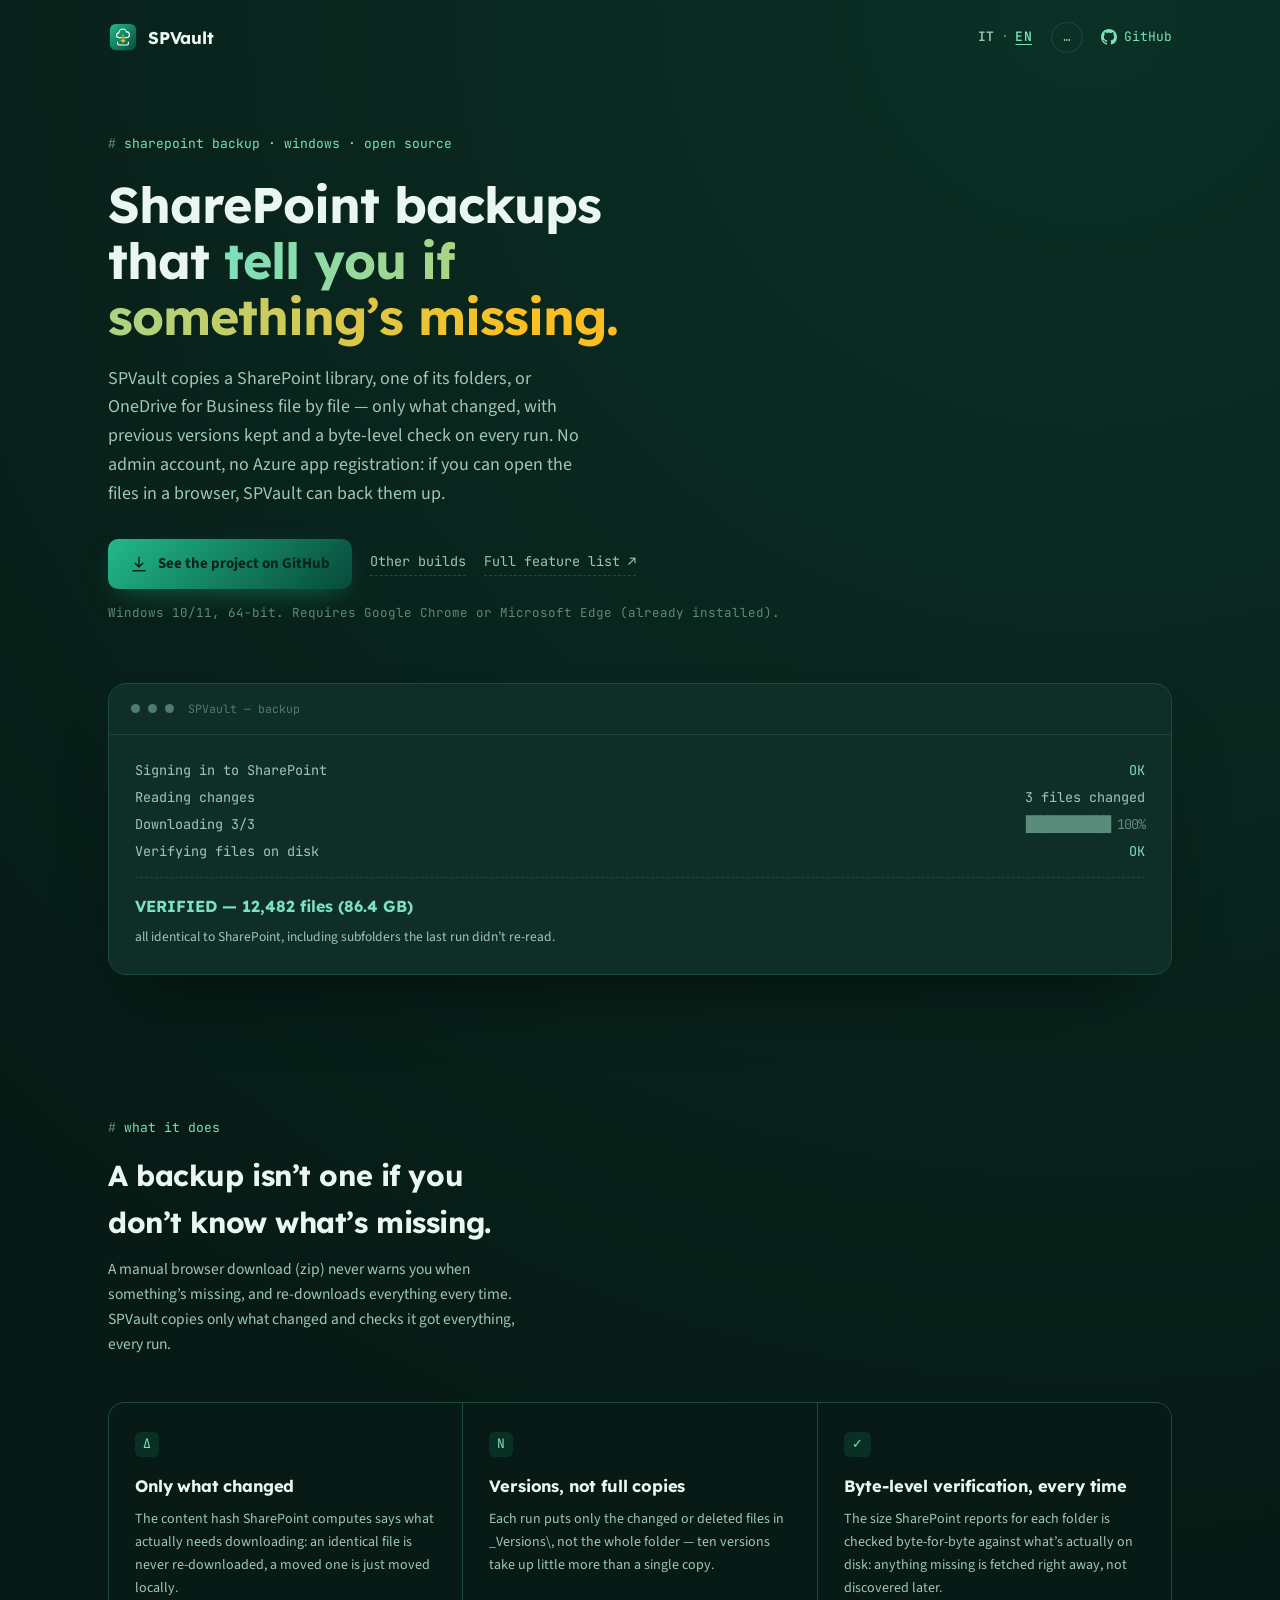
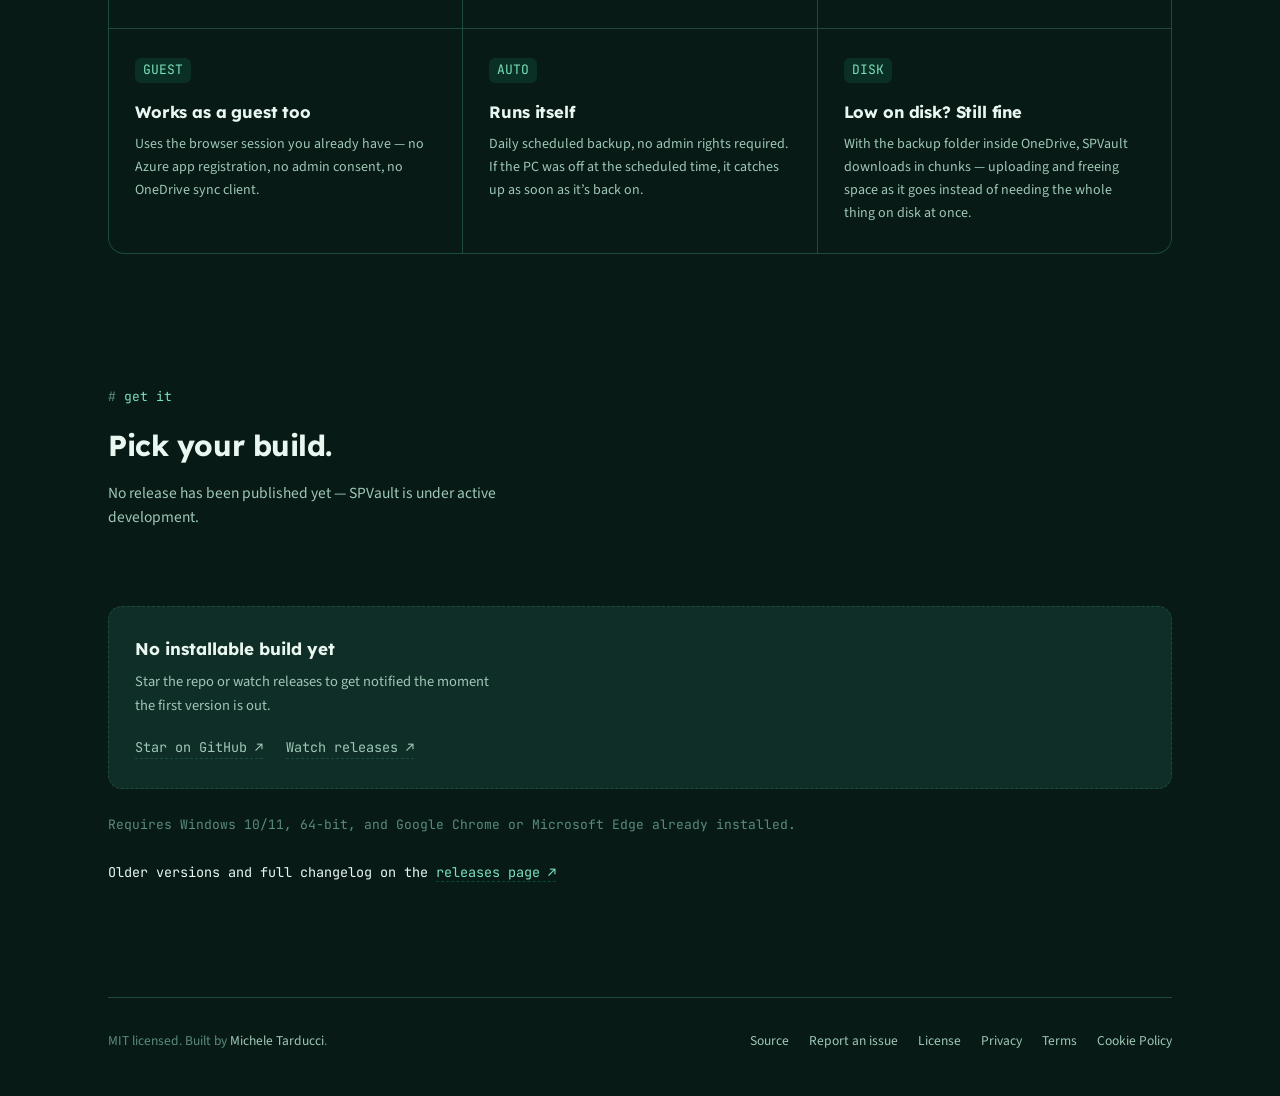
<file: site/index.html>
<!doctype html>
<html lang="it">
<head>
<meta charset="UTF-8">
<meta name="viewport" content="width=device-width, initial-scale=1">
<title>SPVault — verified SharePoint &amp; OneDrive backup for Windows</title>
<meta name="description" content="SPVault backs up a SharePoint library, folder, or OneDrive for Business file by file from your own browser session — only what changed, with kept versions and a byte-level completeness check every run. No admin account, no Azure app. Free and open source.">
<link rel="icon" type="image/svg+xml" href="favicon.svg">
<meta property="og:title" content="SPVault">
<meta property="og:description" content="Verified, incremental SharePoint and OneDrive for Business backup for Windows. Local-first, open source, no admin account needed.">
<meta property="og:image" content="social-preview.png">
<link rel="preconnect" href="https://fonts.googleapis.com">
<link rel="preconnect" href="https://fonts.gstatic.com" crossorigin>
<link href="https://fonts.googleapis.com/css2?family=Lexend:wght@600;700;800&family=Source+Sans+3:wght@400;500;600&family=JetBrains+Mono:wght@400;500;600&display=swap" rel="stylesheet">
<link rel="stylesheet" href="style.css?v=2026-09-22">
</head>
<body>

<div class="wrap">
  <header class="site">
    <a class="brand" href="#top">
      <svg class="mark" viewBox="0 0 1024 1024" xmlns="http://www.w3.org/2000/svg" aria-hidden="true">
        <defs>
          <linearGradient id="bgg" x1="0" y1="0" x2="1" y2="1">
            <stop offset="0" stop-color="#22B98A"/>
            <stop offset="1" stop-color="#064A3A"/>
          </linearGradient>
        </defs>
        <rect x="64" y="64" width="896" height="896" rx="200" fill="url(#bgg)"/>
        <g transform="translate(512 546) scale(0.86) translate(-512 -512)">
          <mask id="cloud" maskUnits="userSpaceOnUse" x="0" y="0" width="1024" height="1024">
            <g fill="#fff"><circle cx="354" cy="402" r="118"/><circle cx="502" cy="302" r="170"/><circle cx="650" cy="382" r="138"/><rect x="354" y="402" width="296" height="118"/></g>
            <g fill="#000"><circle cx="354" cy="402" r="72"/><circle cx="502" cy="302" r="124"/><circle cx="650" cy="382" r="92"/><rect x="354" y="302" width="296" height="172"/></g>
            <rect x="440" y="434" width="144" height="126" fill="#000"/>
          </mask>
          <rect width="1024" height="1024" fill="#ffffff" mask="url(#cloud)"/>
          <circle cx="440" cy="497" r="23" fill="#ffffff"/><circle cx="584" cy="497" r="23" fill="#ffffff"/>
          <path d="M512 400 V670 M440 598 L512 670 L584 598" fill="none" stroke-linecap="round" stroke-linejoin="round" stroke="#FBBF24" stroke-width="50"/>
          <path d="M300 676 V742 Q300 790 348 790 H676 Q724 790 724 742 V676" fill="none" stroke-linecap="round" stroke-linejoin="round" stroke="#ffffff" stroke-width="46"/>
        </g>
      </svg>
      <span class="word">SPVault</span>
    </a>
    <nav class="header-links">
      <nav class="lang-switch" aria-label="Lingua / Language">
        <button type="button" data-lang-switch="it">IT</button>
        <button type="button" data-lang-switch="en">EN</button>
      </nav>
      <span class="version-pill" id="version-pill">…</span>
      <a href="https://github.com/TarducciM/SPVault" target="_blank" rel="noopener">
        <svg viewBox="0 0 16 16" fill="currentColor" aria-hidden="true"><path d="M8 0C3.58 0 0 3.58 0 8c0 3.54 2.29 6.53 5.47 7.59.4.07.55-.17.55-.38 0-.19-.01-.82-.01-1.49-2.01.37-2.53-.49-2.69-.94-.09-.23-.48-.94-.82-1.13-.28-.15-.68-.52-.01-.53.63-.01 1.08.58 1.23.82.72 1.21 1.87.87 2.33.66.07-.52.28-.87.51-1.07-1.78-.2-3.64-.89-3.64-3.95 0-.87.31-1.59.82-2.15-.08-.2-.36-1.02.08-2.12 0 0 .67-.21 2.2.82.64-.18 1.32-.27 2-.27.68 0 1.36.09 2 .27 1.53-1.04 2.2-.82 2.2-.82.44 1.1.16 1.92.08 2.12.51.56.82 1.27.82 2.15 0 3.07-1.87 3.75-3.65 3.95.29.25.54.73.54 1.48 0 1.07-.01 1.93-.01 2.2 0 .21.15.46.55.38A8.01 8.01 0 0 0 16 8c0-4.42-3.58-8-8-8Z"/></svg>
        <span data-i18n="nav.github">GitHub</span>
      </a>
    </nav>
  </header>
</div>

<main id="top">
  <div class="wrap">
    <section class="hero">
      <div class="eyebrow" data-i18n="hero.eyebrow">backup sharepoint · windows · open source</div>
      <h1><span data-i18n="hero.title_pre">Il backup di SharePoint che </span><em data-i18n="hero.title_em">ti dice se manca qualcosa.</em></h1>
      <p class="hero-sub" data-i18n="hero.sub">SPVault copia file per file una libreria SharePoint, una sua cartella o OneDrive for Business — solo quello che è cambiato, con le versioni precedenti conservate e una verifica al byte a ogni backup. Nessun account amministratore, nessuna app registrata su Azure: basta poter aprire i file nel browser.</p>
      <div class="cta-row">
        <a class="btn-primary" id="primary-download" href="https://github.com/TarducciM/SPVault">
          <svg viewBox="0 0 24 24" fill="none" stroke="currentColor" stroke-width="2" stroke-linecap="round" stroke-linejoin="round" aria-hidden="true"><path d="M12 3v13m0 0 5-5m-5 5-5-5M4 21h16"/></svg>
          <span id="primary-download-label" data-i18n="hero.cta_primary_fallback">Vedi il progetto su GitHub</span>
        </a>
        <a class="btn-secondary" href="#downloads" data-i18n="hero.cta_secondary">Altri file</a>
        <a class="btn-secondary" href="https://github.com/TarducciM/SPVault#readme" target="_blank" rel="noopener" data-i18n="hero.cta_readme">Elenco completo delle funzioni ↗</a>
      </div>
      <p class="hero-note" data-i18n="hero.note">Windows 10/11, 64-bit. Richiede Google Chrome o Microsoft Edge (già installato).</p>

      <div class="demo" aria-hidden="true">
        <div class="demo-chrome"><span></span><span></span><span></span><span class="label" data-i18n="demo.window_label">SPVault — backup</span></div>
        <div class="demo-log">
          <div class="step"><span data-i18n="demo.step1">Accesso a SharePoint</span><span class="ok">OK</span></div>
          <div class="step"><span data-i18n="demo.step2">Lettura delle modifiche</span><span data-i18n="demo.step2_val">3 file cambiati</span></div>
          <div class="step"><span data-i18n="demo.step3">Download 3/3</span><span class="bar">████████████ 100%</span></div>
          <div class="step"><span data-i18n="demo.step4">Verifica dei file su disco</span><span class="ok">OK</span></div>
          <hr>
          <div class="verdict" data-i18n="demo.verdict">VERIFICA OK — 12.482 file (86,4 GB)</div>
          <div class="verdict-sub" data-i18n="demo.verdict_sub">tutti identici a SharePoint, incluse le sottocartelle non lette dall’ultimo backup.</div>
        </div>
      </div>
    </section>

    <section class="features">
      <div class="section-head">
        <div class="eyebrow" data-i18n="features.eyebrow">cosa fa</div>
        <h2 data-i18n="features.title">Un backup non è tale se non sai cosa manca.</h2>
        <p data-i18n="features.sub">Il download a mano dal browser (zip) non avvisa se qualcosa manca e riscarica sempre tutto. SPVault copia solo le differenze e controlla di aver preso tutto, ogni volta.</p>
      </div>
      <div class="feature-grid">
        <div class="feature">
          <span class="tok" data-i18n="features.f1_tok">Δ</span>
          <h3 data-i18n="features.f1_title">Solo quello che è cambiato</h3>
          <p data-i18n="features.f1_desc">L’hash del contenuto calcolato da SharePoint dice cosa scaricare davvero: un file identico non viene mai riscaricato, uno spostato viene solo spostato in locale.</p>
        </div>
        <div class="feature">
          <span class="tok" data-i18n="features.f2_tok">N</span>
          <h3 data-i18n="features.f2_title">Versioni, non copie intere</h3>
          <p data-i18n="features.f2_desc">Ogni backup mette in _Versions\ solo i file cambiati o eliminati, non l’intera cartella: dieci versioni occupano poco più di una copia sola.</p>
        </div>
        <div class="feature">
          <span class="tok" data-i18n="features.f3_tok">✓</span>
          <h3 data-i18n="features.f3_title">Verifica al byte, ogni volta</h3>
          <p data-i18n="features.f3_desc">La dimensione che SharePoint dichiara per ogni cartella è confrontata al byte con quello che c’è davvero sul disco: quello che manca viene ripreso subito, non scoperto dopo.</p>
        </div>
        <div class="feature">
          <span class="tok" data-i18n="features.f4_tok">OSPITE</span>
          <h3 data-i18n="features.f4_title">Funziona anche da ospite</h3>
          <p data-i18n="features.f4_desc">Usa la sessione del browser che hai già — niente app registrata su Azure, niente consenso di un amministratore, niente client OneDrive.</p>
        </div>
        <div class="feature">
          <span class="tok" data-i18n="features.f5_tok">AUTO</span>
          <h3 data-i18n="features.f5_title">Parte da solo</h3>
          <p data-i18n="features.f5_desc">Backup giornaliero pianificato senza permessi da amministratore. Se il PC era spento all’orario previsto, riparte alla riaccensione.</p>
        </div>
        <div class="feature">
          <span class="tok" data-i18n="features.f6_tok">DISK</span>
          <h3 data-i18n="features.f6_title">Poco spazio sul disco? Va bene lo stesso</h3>
          <p data-i18n="features.f6_desc">Con la cartella di backup dentro OneDrive, SPVault scarica a blocchi: carica e libera spazio man mano invece di aver bisogno di tutto il disco in una volta.</p>
        </div>
      </div>
    </section>

    <section class="downloads" id="downloads">
      <div class="section-head">
        <div class="eyebrow" data-i18n="downloads.eyebrow">scarica</div>
        <h2 data-i18n="downloads.title">Scegli il file.</h2>
        <p id="downloads-sub" data-i18n="downloads.checking">Verifico l’ultima release su GitHub…</p>
      </div>
      <div class="platform-grid" id="platform-grid" hidden>
        <!-- popolato da JS quando esiste una release -->
      </div>
      <div class="no-release" id="no-release" hidden>
        <h3 data-i18n="downloads.no_release_title">Nessuna versione installabile ancora</h3>
        <p data-i18n="downloads.no_release_body">Metti una stella al repository o segui le release per sapere subito quando esce la prima versione.</p>
        <a class="btn-secondary" href="https://github.com/TarducciM/SPVault" target="_blank" rel="noopener" data-i18n="downloads.star">Metti una stella su GitHub ↗</a>
        <a class="btn-secondary" href="https://github.com/TarducciM/SPVault/releases" target="_blank" rel="noopener" data-i18n="downloads.watch">Segui le release ↗</a>
      </div>
      <p class="requirements" data-i18n="downloads.requirements">Serve Windows 10/11 a 64 bit e Google Chrome o Microsoft Edge già installato.</p>
      <noscript>
        <p style="color:var(--text-dim); font-size:14px;">JavaScript è disattivato, quindi questa pagina non può controllare da sola l’ultima release — vai direttamente alla <a href="https://github.com/TarducciM/SPVault/releases" style="color:var(--accent-soft);">pagina delle release</a>.</p>
      </noscript>
      <p class="all-releases"><span data-i18n="downloads.all_releases_pre">Versioni precedenti e changelog completo sulla</span> <a href="https://github.com/TarducciM/SPVault/releases" target="_blank" rel="noopener" data-i18n="downloads.all_releases_link">pagina delle release ↗</a></p>
    </section>
  </div>
</main>

<div class="wrap">
  <footer class="site">
    <div class="footer-row">
      <span><span data-i18n="footer.license">Con licenza MIT. Realizzato da</span> <a href="https://github.com/TarducciM" target="_blank" rel="noopener">Michele Tarducci</a>.</span>
      <div class="footer-links">
        <a href="https://github.com/TarducciM/SPVault" target="_blank" rel="noopener" data-i18n="footer.source">Sorgente</a>
        <a href="https://github.com/TarducciM/SPVault/issues" target="_blank" rel="noopener" data-i18n="footer.issues">Segnala un problema</a>
        <a href="https://github.com/TarducciM/SPVault/blob/main/LICENSE" target="_blank" rel="noopener" data-i18n="footer.license_link">Licenza</a>
        <a href="privacy.html" data-i18n="footer.privacy">Privacy</a>
        <a href="terms.html" data-i18n="footer.terms">Termini</a>
        <a href="cookie-policy.html" data-i18n="footer.cookie">Cookie Policy</a>
      </div>
    </div>
  </footer>
</div>

<script src="i18n.js?v=2026-09-22"></script>
<script>
(function () {
  'use strict';

  var REPO = 'TarducciM/SPVault';
  var API_URL = 'https://api.github.com/repos/' + REPO + '/releases/latest';
  var t = function (key) { return window.SPVaultI18n ? window.SPVaultI18n.t(key) : key; };

  var PLATFORMS = [
    {
      id: 'msi', nameKey: 'downloads.msi_name', descKey: 'downloads.msi_desc',
      match: function (a) { return /_x64_en-US\.msi$/.test(a.name); },
      icon: '<svg viewBox="0 0 24 24" fill="none" stroke="currentColor" stroke-width="2" stroke-linecap="round" stroke-linejoin="round"><path d="M3 8 12 3l9 5v10l-9 5-9-5Z"/><path d="M12 3v10m0 0 9-5M12 13 3 8"/></svg>'
    },
    {
      id: 'portable', nameKey: 'downloads.portable_name', descKey: 'downloads.portable_desc',
      match: function (a) { return /_x64-portable\.exe$/.test(a.name); },
      icon: '<svg viewBox="0 0 24 24" fill="currentColor" stroke="none"><path d="M13 2 4 14h6l-1 8 9-12h-6l1-8Z"/></svg>'
    }
  ];

  var lastRelease = null;

  function showNoRelease() {
    document.getElementById('downloads-sub').textContent = t('downloads.no_release_sub');
    document.getElementById('downloads-sub').removeAttribute('data-i18n');
    document.getElementById('no-release').hidden = false;
    document.getElementById('platform-grid').hidden = true;
  }

  function renderRelease(release) {
    lastRelease = release;
    var version = release.tag_name || '';
    var pill = document.getElementById('version-pill');
    if (version) pill.textContent = version;

    var assets = release.assets || [];
    var byId = {};
    PLATFORMS.forEach(function (p) { byId[p.id] = assets.filter(p.match)[0]; });

    var anyAsset = PLATFORMS.some(function (p) { return byId[p.id]; });
    if (!anyAsset) { showNoRelease(); return; }

    document.getElementById('no-release').hidden = true;
    var grid = document.getElementById('platform-grid');
    grid.hidden = false;
    grid.innerHTML = '';
    PLATFORMS.forEach(function (p) {
      var asset = byId[p.id];
      var a = document.createElement('a');
      a.className = 'platform-card';
      if (asset) {
        a.href = asset.browser_download_url;
      } else {
        a.href = release.html_url;
        a.target = '_blank';
        a.rel = 'noopener';
      }
      a.innerHTML = p.icon +
        '<span class="p-name" data-i18n="' + p.nameKey + '">' + t(p.nameKey) + '</span>' +
        '<span class="p-desc" data-i18n="' + p.descKey + '">' + t(p.descKey) + '</span>' +
        '<span class="p-file' + (asset ? '' : ' muted') + '">' + (asset ? asset.name : t('downloads.see_release_page')) + '</span>';
      grid.appendChild(a);
    });

    var primary = document.getElementById('primary-download');
    var primaryLabel = document.getElementById('primary-download-label');
    primaryLabel.removeAttribute('data-i18n');
    if (byId.msi) {
      primary.href = byId.msi.browser_download_url;
      primaryLabel.textContent = t('downloads.primary_label');
    } else {
      primary.href = release.html_url;
      primaryLabel.textContent = t('downloads.primary_label') + ' ' + version;
    }

    var sub = document.getElementById('downloads-sub');
    sub.removeAttribute('data-i18n');
    var dateStr = new Date(release.published_at).toLocaleDateString(
      window.SPVaultI18n && window.SPVaultI18n.currentLang === 'it' ? 'it-IT' : 'en-US',
      { year: 'numeric', month: 'long', day: 'numeric' }
    );
    sub.textContent = t('downloads.latest_pre') + ' ' + version + ', ' + t('downloads.latest_published') + ' ' + dateStr + '.';
  }

  window.onSPVaultI18nApply = function () {
    if (lastRelease) renderRelease(lastRelease);
  };

  fetch(API_URL, { headers: { Accept: 'application/vnd.github+json' } })
    .then(function (res) {
      if (!res.ok) throw new Error('HTTP ' + res.status);
      return res.json();
    })
    .then(renderRelease)
    .catch(showNoRelease);
})();
</script>

</body>
</html>
</file>
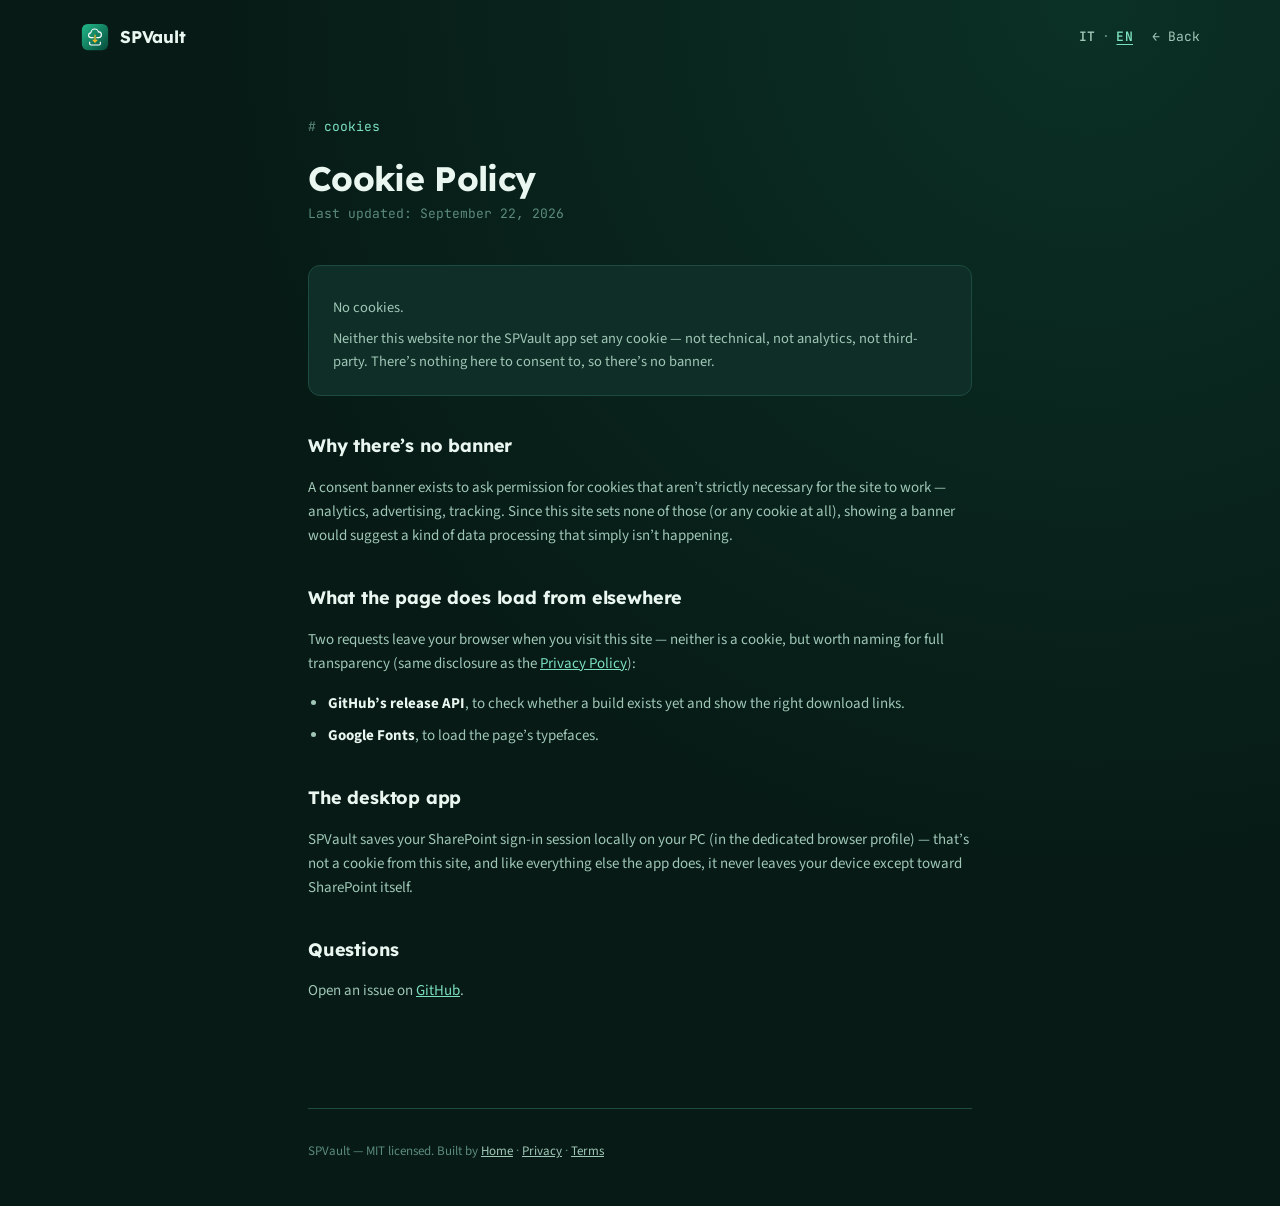
<file: site/cookie-policy.html>
<!doctype html>
<html lang="it">
<head>
<meta charset="UTF-8">
<meta name="viewport" content="width=device-width, initial-scale=1">
<title>Cookie Policy — SPVault</title>
<link rel="icon" type="image/svg+xml" href="favicon.svg">
<link rel="preconnect" href="https://fonts.googleapis.com">
<link rel="preconnect" href="https://fonts.gstatic.com" crossorigin>
<link href="https://fonts.googleapis.com/css2?family=Lexend:wght@600;700;800&family=Source+Sans+3:wght@400;500;600&family=JetBrains+Mono:wght@400;500;600&display=swap" rel="stylesheet">
<link rel="stylesheet" href="style.css?v=2026-09-22">
</head>
<body>

<header class="site legal-wrap">
  <a class="brand" href="index.html">
    <svg class="mark" viewBox="0 0 1024 1024" xmlns="http://www.w3.org/2000/svg" aria-hidden="true">
      <defs><linearGradient id="bgg" x1="0" y1="0" x2="1" y2="1"><stop offset="0" stop-color="#22B98A"/><stop offset="1" stop-color="#064A3A"/></linearGradient></defs>
      <rect x="64" y="64" width="896" height="896" rx="200" fill="url(#bgg)"/>
      <g transform="translate(512 546) scale(0.86) translate(-512 -512)">
        <mask id="cloud" maskUnits="userSpaceOnUse" x="0" y="0" width="1024" height="1024">
          <g fill="#fff"><circle cx="354" cy="402" r="118"/><circle cx="502" cy="302" r="170"/><circle cx="650" cy="382" r="138"/><rect x="354" y="402" width="296" height="118"/></g>
          <g fill="#000"><circle cx="354" cy="402" r="72"/><circle cx="502" cy="302" r="124"/><circle cx="650" cy="382" r="92"/><rect x="354" y="302" width="296" height="172"/></g>
          <rect x="440" y="434" width="144" height="126" fill="#000"/>
        </mask>
        <rect width="1024" height="1024" fill="#ffffff" mask="url(#cloud)"/>
        <circle cx="440" cy="497" r="23" fill="#ffffff"/><circle cx="584" cy="497" r="23" fill="#ffffff"/>
        <path d="M512 400 V670 M440 598 L512 670 L584 598" fill="none" stroke-linecap="round" stroke-linejoin="round" stroke="#FBBF24" stroke-width="50"/>
        <path d="M300 676 V742 Q300 790 348 790 H676 Q724 790 724 742 V676" fill="none" stroke-linecap="round" stroke-linejoin="round" stroke="#ffffff" stroke-width="46"/>
      </g>
    </svg>
    <span class="word">SPVault</span>
  </a>
  <nav style="display:flex; align-items:center; gap:18px;">
    <nav class="lang-switch" aria-label="Lingua / Language">
      <button type="button" data-lang-switch="it">IT</button>
      <button type="button" data-lang-switch="en">EN</button>
    </nav>
    <a href="index.html" style="font-family:var(--mono); font-size:13px; color:var(--text-dim); text-decoration:none;" data-i18n="nav.back">← Indietro</a>
  </nav>
</header>

<div class="legal-wrap">
<main>
  <div class="eyebrow" data-i18n="cookie.eyebrow">cookie</div>
  <h1 data-i18n="cookie.title">Cookie Policy</h1>
  <p class="updated" data-i18n="cookie.updated">Ultimo aggiornamento: 22 settembre 2026</p>

  <div class="big-answer">
    <span data-i18n="cookie.answer_title">Nessun cookie.</span>
    <span data-i18n="cookie.answer_sub">Né questo sito né il programma SPVault impostano alcun cookie — non tecnico, non di analisi, non di terze parti. Non c’è niente su cui dare consenso, quindi non c’è nessun banner.</span>
  </div>

  <h2 data-i18n="cookie.h2_why">Perché non c’è un banner</h2>
  <p data-i18n="cookie.why_p1">Un banner di consenso serve a chiedere il permesso per cookie non strettamente necessari al funzionamento del sito — analisi, pubblicità, tracciamento. Dato che questo sito non ne imposta nessuno (né alcun altro cookie), mostrare un banner suggerirebbe un trattamento dati che semplicemente non avviene.</p>

  <h2 data-i18n="cookie.h2_loads">Cosa carica la pagina da altrove</h2>
  <p><span data-i18n="cookie.loads_p1">Due richieste escono dal tuo browser quando visiti questo sito — nessuna delle due è un cookie, ma vale la pena nominarle per trasparenza (stessa informazione della</span> <a href="privacy.html">Privacy Policy</a><span data-i18n="cookie.loads_p1_end">):</span></p>
  <ul>
    <li data-i18n="cookie.loads_li1" data-i18n-html><strong>L’API delle release di GitHub</strong>, per controllare se esiste già una versione e mostrare il link giusto.</li>
    <li data-i18n="cookie.loads_li2" data-i18n-html><strong>Google Fonts</strong>, per caricare i caratteri della pagina.</li>
  </ul>

  <h2 data-i18n="cookie.h2_app">Il programma desktop</h2>
  <p data-i18n="cookie.app_p1">SPVault salva la sessione di accesso a SharePoint localmente sul tuo PC (nel profilo del browser dedicato) — non è un cookie di questo sito, e come tutto il resto del programma non lascia mai il tuo dispositivo se non verso SharePoint stesso.</p>

  <h2 data-i18n="cookie.h2_questions">Domande</h2>
  <p><span data-i18n="cookie.questions_p1">Apri una segnalazione su</span> <a href="https://github.com/TarducciM/SPVault/issues" target="_blank" rel="noopener">GitHub</a>.</p>
</main>
</div>

<div class="legal-wrap">
<footer class="site">
  <p style="font-size:13px; color:var(--text-faint); margin:0;">SPVault — <span data-i18n="footer.license">Con licenza MIT.</span> <a href="index.html" data-i18n="footer.home" style="color:var(--text-dim);">Home</a> · <a href="privacy.html" data-i18n="footer.privacy" style="color:var(--text-dim);">Privacy</a> · <a href="terms.html" data-i18n="footer.terms" style="color:var(--text-dim);">Termini</a></p>
</footer>
</div>

<script src="i18n.js?v=2026-09-22"></script>
</body>
</html>
</file>
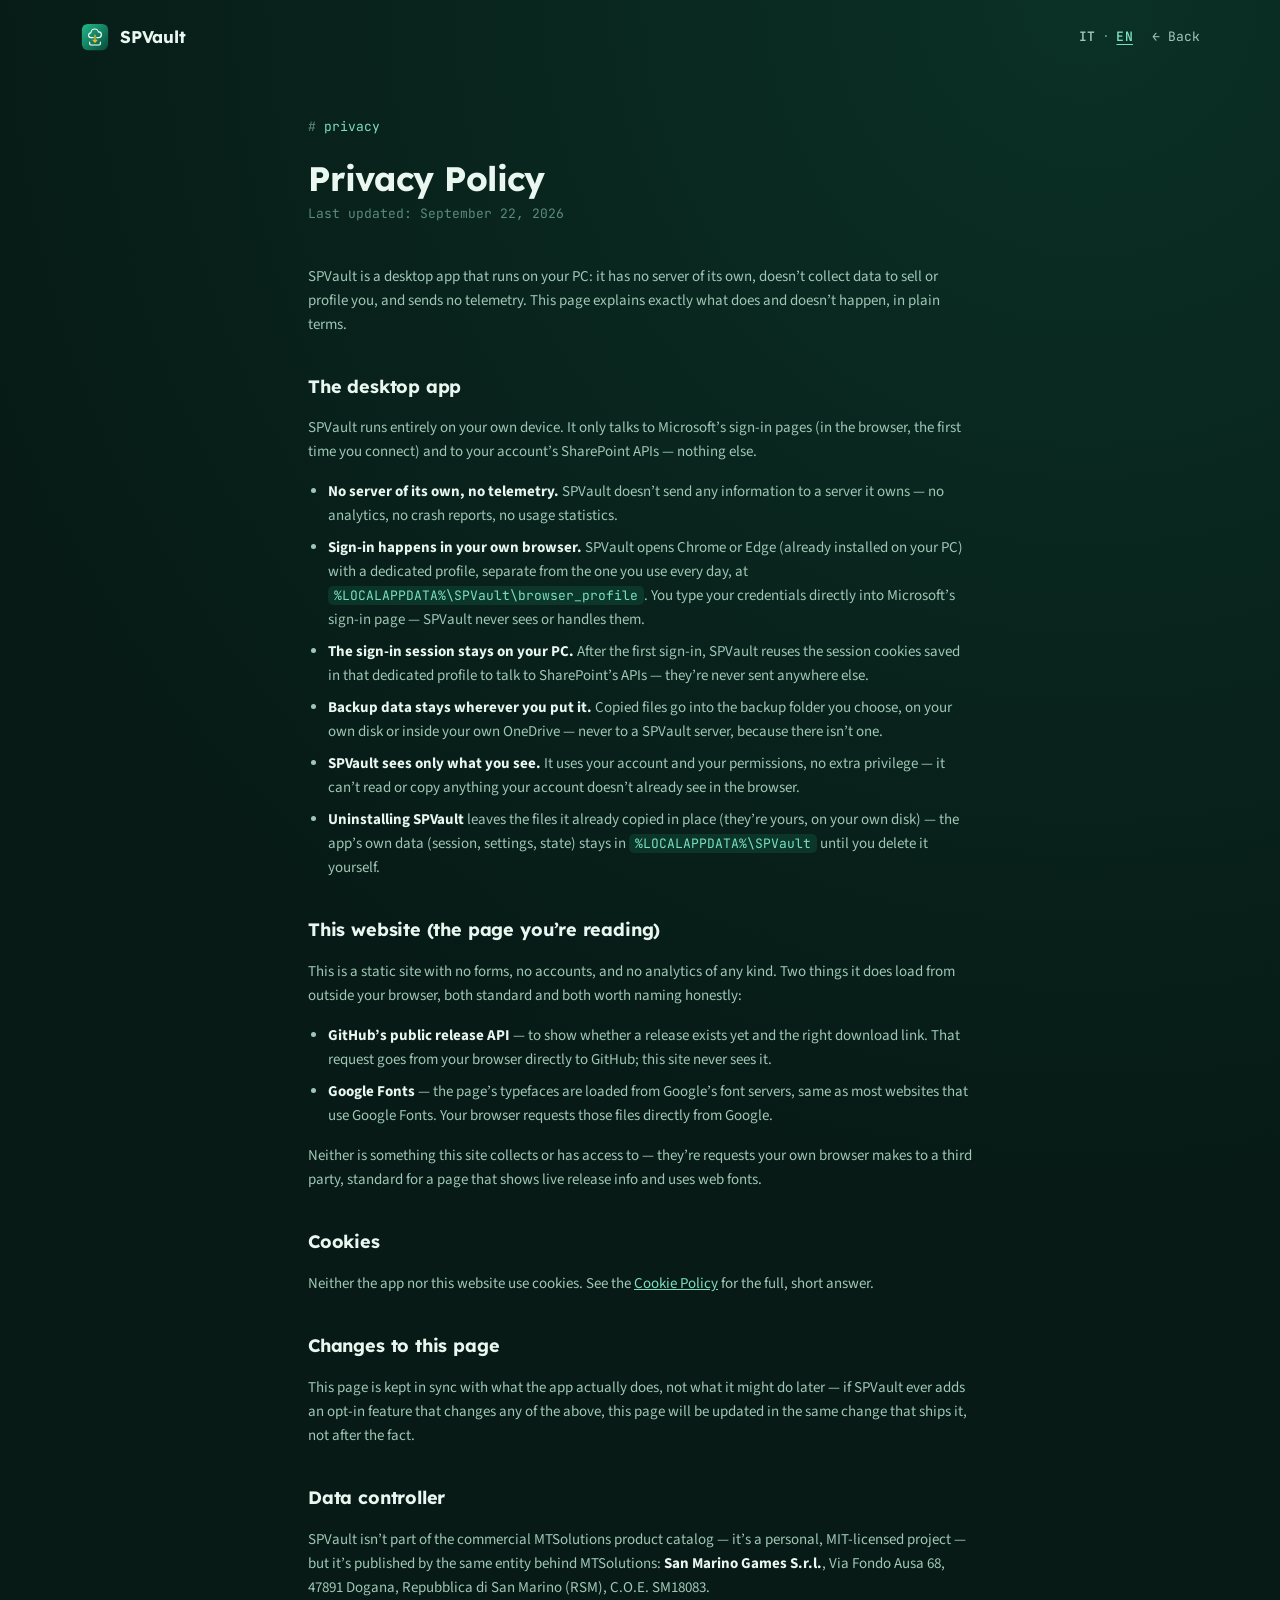
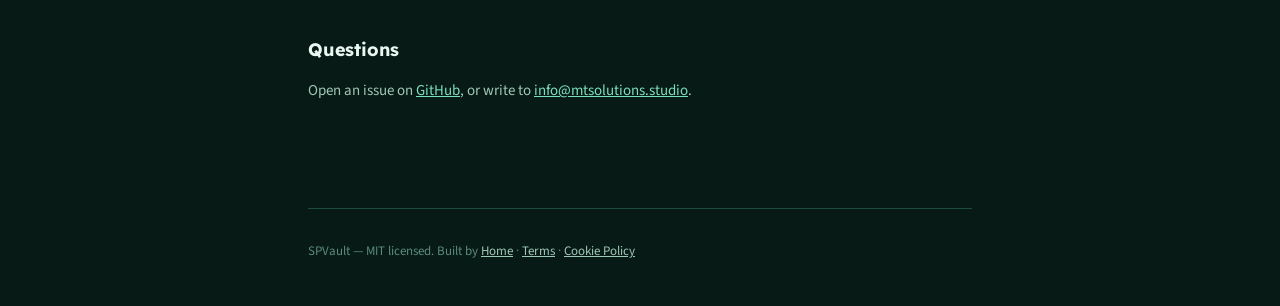
<file: site/privacy.html>
<!doctype html>
<html lang="it">
<head>
<meta charset="UTF-8">
<meta name="viewport" content="width=device-width, initial-scale=1">
<title>Privacy Policy — SPVault</title>
<link rel="icon" type="image/svg+xml" href="favicon.svg">
<link rel="preconnect" href="https://fonts.googleapis.com">
<link rel="preconnect" href="https://fonts.gstatic.com" crossorigin>
<link href="https://fonts.googleapis.com/css2?family=Lexend:wght@600;700;800&family=Source+Sans+3:wght@400;500;600&family=JetBrains+Mono:wght@400;500;600&display=swap" rel="stylesheet">
<link rel="stylesheet" href="style.css?v=2026-09-22">
</head>
<body>

<header class="site legal-wrap">
  <a class="brand" href="index.html">
    <svg class="mark" viewBox="0 0 1024 1024" xmlns="http://www.w3.org/2000/svg" aria-hidden="true">
      <defs><linearGradient id="bgg" x1="0" y1="0" x2="1" y2="1"><stop offset="0" stop-color="#22B98A"/><stop offset="1" stop-color="#064A3A"/></linearGradient></defs>
      <rect x="64" y="64" width="896" height="896" rx="200" fill="url(#bgg)"/>
      <g transform="translate(512 546) scale(0.86) translate(-512 -512)">
        <mask id="cloud" maskUnits="userSpaceOnUse" x="0" y="0" width="1024" height="1024">
          <g fill="#fff"><circle cx="354" cy="402" r="118"/><circle cx="502" cy="302" r="170"/><circle cx="650" cy="382" r="138"/><rect x="354" y="402" width="296" height="118"/></g>
          <g fill="#000"><circle cx="354" cy="402" r="72"/><circle cx="502" cy="302" r="124"/><circle cx="650" cy="382" r="92"/><rect x="354" y="302" width="296" height="172"/></g>
          <rect x="440" y="434" width="144" height="126" fill="#000"/>
        </mask>
        <rect width="1024" height="1024" fill="#ffffff" mask="url(#cloud)"/>
        <circle cx="440" cy="497" r="23" fill="#ffffff"/><circle cx="584" cy="497" r="23" fill="#ffffff"/>
        <path d="M512 400 V670 M440 598 L512 670 L584 598" fill="none" stroke-linecap="round" stroke-linejoin="round" stroke="#FBBF24" stroke-width="50"/>
        <path d="M300 676 V742 Q300 790 348 790 H676 Q724 790 724 742 V676" fill="none" stroke-linecap="round" stroke-linejoin="round" stroke="#ffffff" stroke-width="46"/>
      </g>
    </svg>
    <span class="word">SPVault</span>
  </a>
  <nav style="display:flex; align-items:center; gap:18px;">
    <nav class="lang-switch" aria-label="Lingua / Language">
      <button type="button" data-lang-switch="it">IT</button>
      <button type="button" data-lang-switch="en">EN</button>
    </nav>
    <a href="index.html" style="font-family:var(--mono); font-size:13px; color:var(--text-dim); text-decoration:none;" data-i18n="nav.back">← Indietro</a>
  </nav>
</header>

<div class="legal-wrap">
<main>
  <div class="eyebrow" data-i18n="privacy.eyebrow">privacy</div>
  <h1 data-i18n="privacy.title">Informativa sulla privacy</h1>
  <p class="updated" data-i18n="privacy.updated">Ultimo aggiornamento: 22 settembre 2026</p>

  <p data-i18n="privacy.intro">SPVault è un programma desktop che gira sul tuo PC: non ha un proprio server, non raccoglie dati per venderli o profilarti, e non manda nessuna telemetria. Questa pagina spiega con esattezza cosa succede — e cosa no — in termini semplici.</p>

  <h2 data-i18n="privacy.h2_app">Il programma desktop</h2>
  <p data-i18n="privacy.app_p1">SPVault gira interamente sul tuo dispositivo. Parla solo con le pagine di accesso di Microsoft (nel browser, alla prima connessione) e con le API di SharePoint del tuo account — niente altro.</p>
  <ul>
    <li data-i18n="privacy.app_li1" data-i18n-html><strong>Nessun server proprio, nessuna telemetria.</strong> SPVault non manda a nessun server di sua proprietà informazioni di alcun tipo — non analytics, non crash report, non statistiche d’uso.</li>
    <li data-i18n="privacy.app_li2" data-i18n-html><strong>L’accesso avviene con il tuo browser.</strong> SPVault apre Chrome o Edge (già installati sul tuo PC) con un profilo dedicato e separato da quello che usi tutti i giorni, in <code>%LOCALAPPDATA%\SPVault\browser_profile</code>. Le credenziali le inserisci tu, direttamente nella pagina di accesso Microsoft — SPVault non le vede né le maneggia mai.</li>
    <li data-i18n="privacy.app_li3" data-i18n-html><strong>La sessione di accesso resta solo sul tuo PC.</strong> Dopo il primo accesso, SPVault riusa i cookie di sessione salvati in quel profilo dedicato per parlare con le API di SharePoint — non vengono mai inviati altrove.</li>
    <li data-i18n="privacy.app_li4" data-i18n-html><strong>I dati del backup restano dove li metti tu.</strong> I file copiati vanno nella cartella di backup che scegli, sul tuo disco o dentro il tuo OneDrive — mai su un server di SPVault, perché non esiste.</li>
    <li data-i18n="privacy.app_li5" data-i18n-html><strong>SPVault vede solo quello che vedi tu.</strong> Usa il tuo account e i tuoi permessi, nessun privilegio aggiuntivo: non può leggere né copiare niente che il tuo account non veda già nel browser.</li>
    <li data-i18n="privacy.app_li6" data-i18n-html><strong>Disinstallando SPVault</strong> restano i file che ha già copiato (sono tuoi, sul tuo disco) — i dati dell’app (sessione, impostazioni, stato) restano in <code>%LOCALAPPDATA%\SPVault</code> finché non li cancelli a mano.</li>
  </ul>

  <h2 data-i18n="privacy.h2_site">Questo sito (la pagina che stai leggendo)</h2>
  <p data-i18n="privacy.site_p1">È un sito statico, senza form, senza account e senza analytics di alcun tipo. Due cose vengono comunque caricate da fuori il tuo browser, entrambe standard e dichiarate onestamente:</p>
  <ul>
    <li data-i18n="privacy.site_li1" data-i18n-html><strong>L’API pubblica delle release di GitHub</strong> — per mostrare se esiste già una versione scaricabile e il link giusto. La richiesta va dal tuo browser direttamente a GitHub; questo sito non la vede.</li>
    <li data-i18n="privacy.site_li2" data-i18n-html><strong>Google Fonts</strong> — i caratteri della pagina sono caricati dai server di Google, come sulla maggior parte dei siti che usano Google Fonts. Il tuo browser richiede quei file direttamente a Google.</li>
  </ul>
  <p data-i18n="privacy.site_p2">Nessuna delle due è qualcosa che questo sito raccoglie o a cui ha accesso — sono richieste che il tuo browser fa direttamente a terzi, normali per una pagina che mostra l’ultima release e usa web font.</p>

  <h2 data-i18n="privacy.h2_cookies">Cookie</h2>
  <p><span data-i18n="privacy.cookies_p1">Né il programma né questo sito usano cookie. Vedi la</span> <a href="cookie-policy.html" data-i18n="privacy.cookies_link">Cookie Policy</a> <span data-i18n="privacy.cookies_p1_end">per la risposta completa, breve.</span></p>

  <h2 data-i18n="privacy.h2_changes">Modifiche a questa pagina</h2>
  <p data-i18n="privacy.changes_p1">Questa pagina resta allineata a quello che il programma fa davvero, non a quello che potrebbe fare in futuro — se SPVault aggiungesse una funzione opzionale che cambia qualcosa di quanto sopra, questa pagina verrebbe aggiornata nello stesso cambiamento, non dopo.</p>

  <h2 data-i18n="privacy.h2_controller">Titolare del trattamento</h2>
  <p data-i18n="privacy.controller_p1" data-i18n-html>SPVault non fa parte del catalogo commerciale MTSolutions — è un progetto personale con licenza MIT — ma è pubblicato dalla stessa persona/entità dietro MTSolutions: <strong>San Marino Games S.r.l.</strong>, Via Fondo Ausa 68, 47891 Dogana, Repubblica di San Marino (RSM), C.O.E. SM18083.</p>

  <h2 data-i18n="privacy.h2_questions">Domande</h2>
  <p><span data-i18n="privacy.questions_p1">Apri una segnalazione su</span> <a href="https://github.com/TarducciM/SPVault/issues" target="_blank" rel="noopener">GitHub</a><span data-i18n="privacy.questions_p1_end">, oppure scrivi a</span> <a href="mailto:info@mtsolutions.studio">info@mtsolutions.studio</a>.</p>
</main>
</div>

<div class="legal-wrap">
<footer class="site">
  <p style="font-size:13px; color:var(--text-faint); margin:0;">SPVault — <span data-i18n="footer.license">Con licenza MIT.</span> <a href="index.html" data-i18n="footer.home" style="color:var(--text-dim);">Home</a> · <a href="terms.html" data-i18n="footer.terms" style="color:var(--text-dim);">Termini</a> · <a href="cookie-policy.html" data-i18n="footer.cookie" style="color:var(--text-dim);">Cookie Policy</a></p>
</footer>
</div>

<script src="i18n.js?v=2026-09-22"></script>
</body>
</html>
</file>
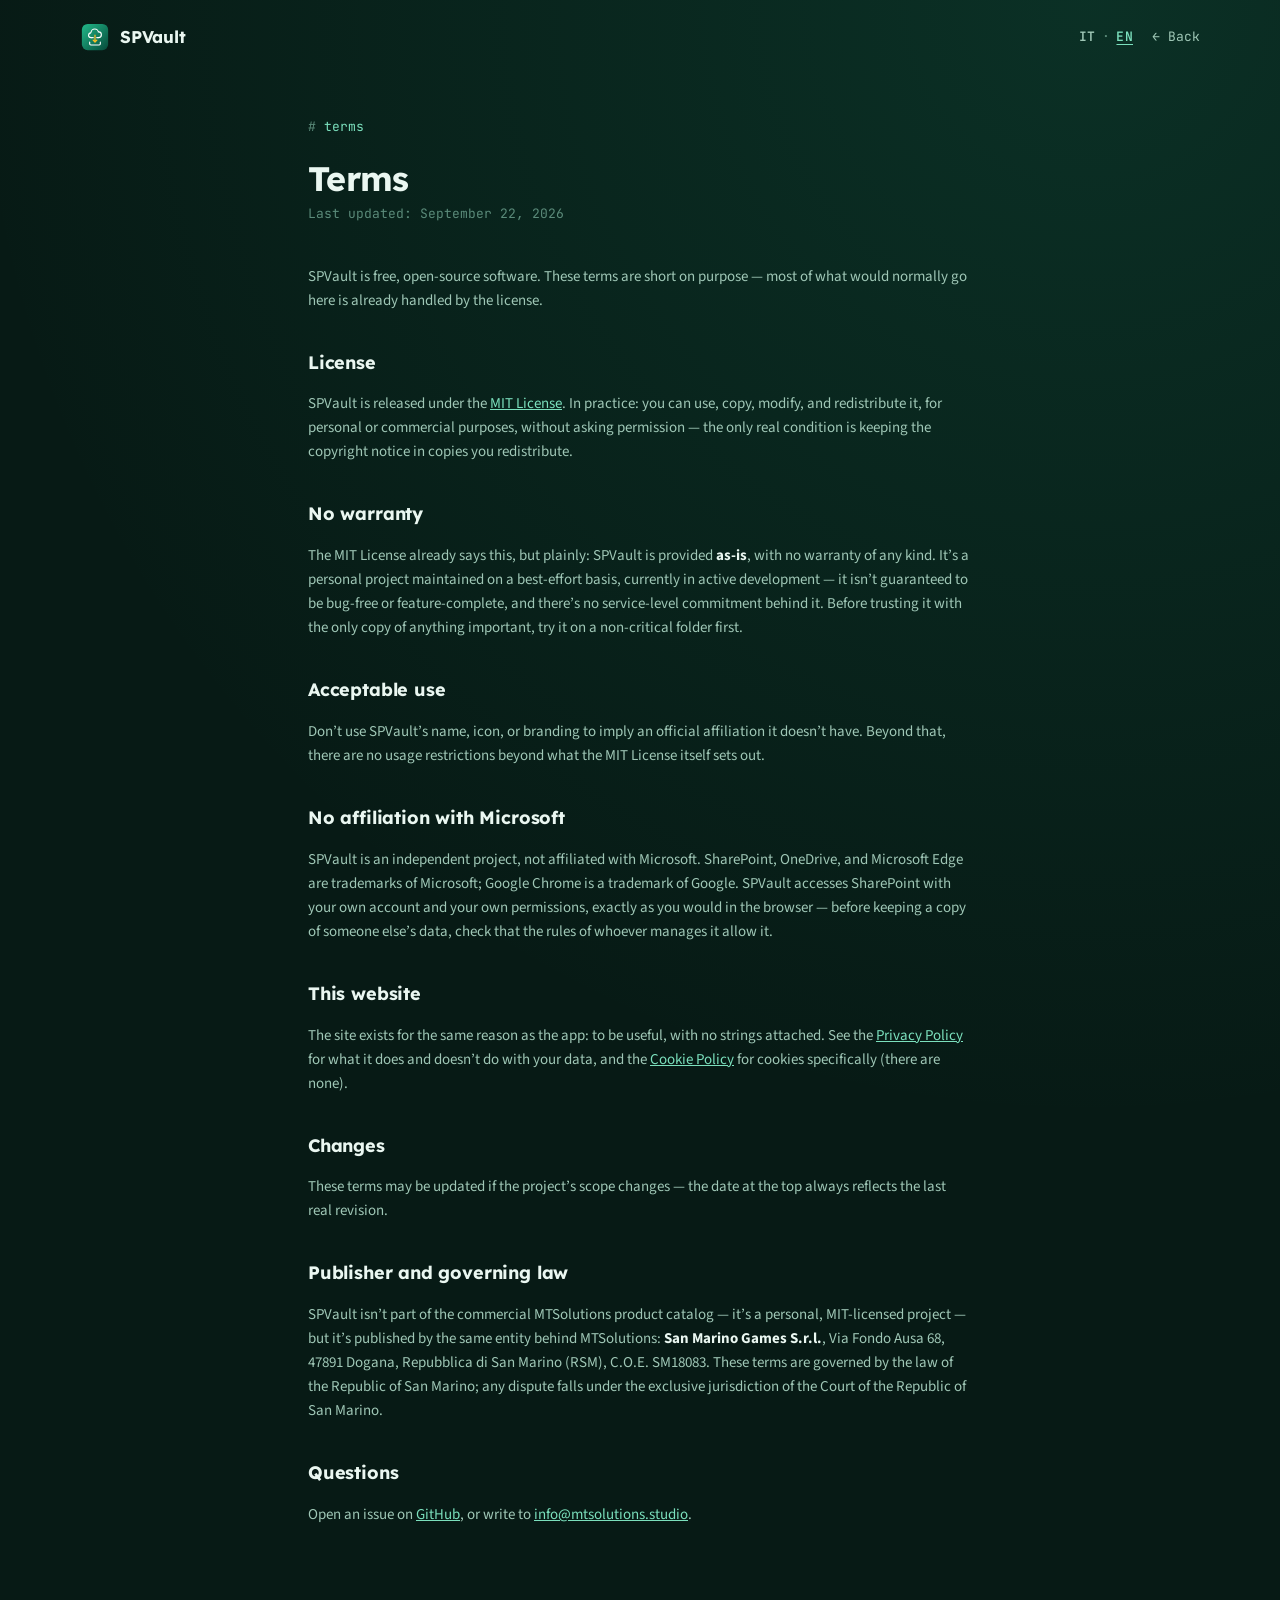
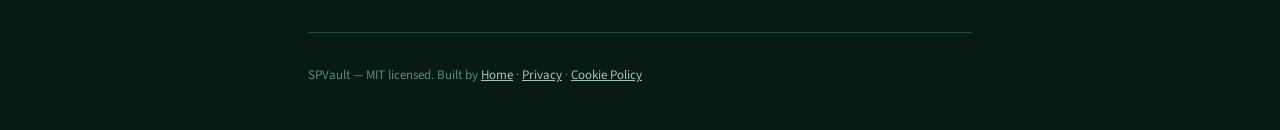
<file: site/terms.html>
<!doctype html>
<html lang="it">
<head>
<meta charset="UTF-8">
<meta name="viewport" content="width=device-width, initial-scale=1">
<title>Terms — SPVault</title>
<link rel="icon" type="image/svg+xml" href="favicon.svg">
<link rel="preconnect" href="https://fonts.googleapis.com">
<link rel="preconnect" href="https://fonts.gstatic.com" crossorigin>
<link href="https://fonts.googleapis.com/css2?family=Lexend:wght@600;700;800&family=Source+Sans+3:wght@400;500;600&family=JetBrains+Mono:wght@400;500;600&display=swap" rel="stylesheet">
<link rel="stylesheet" href="style.css?v=2026-09-22">
</head>
<body>

<header class="site legal-wrap">
  <a class="brand" href="index.html">
    <svg class="mark" viewBox="0 0 1024 1024" xmlns="http://www.w3.org/2000/svg" aria-hidden="true">
      <defs><linearGradient id="bgg" x1="0" y1="0" x2="1" y2="1"><stop offset="0" stop-color="#22B98A"/><stop offset="1" stop-color="#064A3A"/></linearGradient></defs>
      <rect x="64" y="64" width="896" height="896" rx="200" fill="url(#bgg)"/>
      <g transform="translate(512 546) scale(0.86) translate(-512 -512)">
        <mask id="cloud" maskUnits="userSpaceOnUse" x="0" y="0" width="1024" height="1024">
          <g fill="#fff"><circle cx="354" cy="402" r="118"/><circle cx="502" cy="302" r="170"/><circle cx="650" cy="382" r="138"/><rect x="354" y="402" width="296" height="118"/></g>
          <g fill="#000"><circle cx="354" cy="402" r="72"/><circle cx="502" cy="302" r="124"/><circle cx="650" cy="382" r="92"/><rect x="354" y="302" width="296" height="172"/></g>
          <rect x="440" y="434" width="144" height="126" fill="#000"/>
        </mask>
        <rect width="1024" height="1024" fill="#ffffff" mask="url(#cloud)"/>
        <circle cx="440" cy="497" r="23" fill="#ffffff"/><circle cx="584" cy="497" r="23" fill="#ffffff"/>
        <path d="M512 400 V670 M440 598 L512 670 L584 598" fill="none" stroke-linecap="round" stroke-linejoin="round" stroke="#FBBF24" stroke-width="50"/>
        <path d="M300 676 V742 Q300 790 348 790 H676 Q724 790 724 742 V676" fill="none" stroke-linecap="round" stroke-linejoin="round" stroke="#ffffff" stroke-width="46"/>
      </g>
    </svg>
    <span class="word">SPVault</span>
  </a>
  <nav style="display:flex; align-items:center; gap:18px;">
    <nav class="lang-switch" aria-label="Lingua / Language">
      <button type="button" data-lang-switch="it">IT</button>
      <button type="button" data-lang-switch="en">EN</button>
    </nav>
    <a href="index.html" style="font-family:var(--mono); font-size:13px; color:var(--text-dim); text-decoration:none;" data-i18n="nav.back">← Indietro</a>
  </nav>
</header>

<div class="legal-wrap">
<main>
  <div class="eyebrow" data-i18n="terms.eyebrow">termini</div>
  <h1 data-i18n="terms.title">Termini di utilizzo</h1>
  <p class="updated" data-i18n="terms.updated">Ultimo aggiornamento: 22 settembre 2026</p>

  <p data-i18n="terms.intro">SPVault è software libero e open source. Questi termini sono volutamente brevi — la maggior parte di quello che normalmente ci andrebbe è già coperta dalla licenza.</p>

  <h2 data-i18n="terms.h2_license">Licenza</h2>
  <p><span data-i18n="terms.license_p1">SPVault è distribuito con licenza</span> <a href="https://github.com/TarducciM/SPVault/blob/main/LICENSE" target="_blank" rel="noopener" data-i18n="terms.license_link_text">MIT</a><span data-i18n="terms.license_p1_end">. In pratica: puoi usarlo, copiarlo, modificarlo e ridistribuirlo, per scopi personali o commerciali, senza chiedere permesso — l’unica condizione reale è mantenere la nota di copyright nelle copie che ridistribuisci.</span></p>

  <h2 data-i18n="terms.h2_warranty">Nessuna garanzia</h2>
  <p data-i18n="terms.warranty_p1" data-i18n-html>La licenza MIT lo dice già, ma in chiaro: SPVault è fornito <strong>così com’è</strong>, senza garanzia di alcun tipo. È un progetto personale mantenuto a tempo perso, oggi in sviluppo attivo — non è garantito privo di bug né completo in ogni funzione, e non c’è nessun impegno di livello di servizio. Prima di affidargli l’unica copia di dati importanti, prova il programma su una cartella non critica.</p>

  <h2 data-i18n="terms.h2_acceptable">Uso corretto</h2>
  <p data-i18n="terms.acceptable_p1">Non usare il nome, l’icona o l’immagine di SPVault per far credere un’affiliazione ufficiale che non esiste. A parte questo, non ci sono restrizioni d’uso oltre a quelle già previste dalla licenza MIT.</p>

  <h2 data-i18n="terms.h2_ms">Nessuna affiliazione con Microsoft</h2>
  <p data-i18n="terms.ms_p1">SPVault è un progetto indipendente, non affiliato a Microsoft. SharePoint, OneDrive e Microsoft Edge sono marchi di Microsoft; Google Chrome è un marchio di Google. SPVault accede a SharePoint con il tuo account e i tuoi permessi, esattamente come faresti tu nel browser — prima di tenere una copia di dati di altri, verifica che le regole di chi li gestisce lo consentano.</p>

  <h2 data-i18n="terms.h2_site">Questo sito</h2>
  <p><span data-i18n="terms.site_p1">Il sito esiste per lo stesso motivo del programma: essere utile, senza condizioni nascoste. Vedi la</span> <a href="privacy.html">Privacy Policy</a> <span data-i18n="terms.site_p1_mid">per cosa fa e non fa con i tuoi dati, e la</span> <a href="cookie-policy.html">Cookie Policy</a> <span data-i18n="terms.site_p1_end">per i cookie in particolare (non ce ne sono).</span></p>

  <h2 data-i18n="terms.h2_changes">Modifiche</h2>
  <p data-i18n="terms.changes_p1">Questi termini possono cambiare se cambia lo scopo del progetto — la data in cima riflette sempre l’ultima revisione vera.</p>

  <h2 data-i18n="terms.h2_publisher">Editore e legge applicabile</h2>
  <p data-i18n="terms.publisher_p1" data-i18n-html>SPVault non fa parte del catalogo commerciale MTSolutions — è un progetto personale con licenza MIT — ma è pubblicato dalla stessa entità dietro MTSolutions: <strong>San Marino Games S.r.l.</strong>, Via Fondo Ausa 68, 47891 Dogana, Repubblica di San Marino (RSM), C.O.E. SM18083. Questi termini sono regolati dalla legge della Repubblica di San Marino; qualunque controversia è di competenza esclusiva del Tribunale della Repubblica di San Marino.</p>

  <h2 data-i18n="terms.h2_questions">Domande</h2>
  <p><span data-i18n="terms.questions_p1">Apri una segnalazione su</span> <a href="https://github.com/TarducciM/SPVault/issues" target="_blank" rel="noopener">GitHub</a><span data-i18n="terms.questions_p1_end">, oppure scrivi a</span> <a href="mailto:info@mtsolutions.studio">info@mtsolutions.studio</a>.</p>
</main>
</div>

<div class="legal-wrap">
<footer class="site">
  <p style="font-size:13px; color:var(--text-faint); margin:0;">SPVault — <span data-i18n="footer.license">Con licenza MIT.</span> <a href="index.html" data-i18n="footer.home" style="color:var(--text-dim);">Home</a> · <a href="privacy.html" data-i18n="footer.privacy" style="color:var(--text-dim);">Privacy</a> · <a href="cookie-policy.html" data-i18n="footer.cookie" style="color:var(--text-dim);">Cookie Policy</a></p>
</footer>
</div>

<script src="i18n.js?v=2026-09-22"></script>
</body>
</html>
</file>
<file: site/style.css>
:root {
  --bg: #071A15;
  --bg-elevated: #0F2E27;
  --bg-elevated-2: #0B241D;
  --line: #1D4B3F;
  --accent: #22B98A;
  --accent-soft: #7BE0BD;
  --accent-deep: #064A3A;
  --accent2: #FBBF24;
  --text: #EAF7F1;
  --text-dim: #9FC7B6;
  --text-faint: #5B8B7A;
  --paper: #F2F7F3;
  --paper-text: #16241E;
  --paper-muted: #5F776C;
  --paper-line: #D8E6DD;
  --radius: 16px;
  --display: 'Lexend', system-ui, sans-serif;
  --body: 'Source Sans 3', system-ui, sans-serif;
  --mono: 'JetBrains Mono', ui-monospace, monospace;
}

* { box-sizing: border-box; }
html { scroll-behavior: smooth; }
body {
  margin: 0;
  background: var(--bg);
  background-image: radial-gradient(circle at 85% 0%, rgba(34,185,138,0.14), transparent 55%);
  color: var(--text);
  font-family: var(--body);
  font-size: 16px;
  line-height: 1.6;
  -webkit-font-smoothing: antialiased;
}
img, svg { display: block; max-width: 100%; }
a { color: var(--accent-soft); }

.wrap { max-width: 1120px; margin: 0 auto; padding: 0 28px; }

/* ---------- header ---------- */
header.site {
  display: flex;
  align-items: center;
  justify-content: space-between;
  gap: 18px;
  flex-wrap: wrap;
  padding: 22px 0;
  max-width: 1120px;
  margin: 0 auto;
}
.brand { display: flex; align-items: center; gap: 10px; text-decoration: none; }
.brand .mark { width: 30px; height: 30px; border-radius: 9px; flex-shrink: 0; }
.brand .word { font-family: var(--display); font-weight: 700; font-size: 17px; letter-spacing: -0.01em; color: var(--text); }
.header-links { display: flex; align-items: center; gap: 18px; font-family: var(--mono); font-size: 13px; color: var(--text-dim); }
.header-links a { text-decoration: none; display: inline-flex; align-items: center; gap: 7px; transition: color .15s ease; }
.header-links a:hover { color: var(--text); }
.header-links svg { width: 16px; height: 16px; }
.version-pill {
  border: 1px solid var(--line);
  border-radius: 999px;
  padding: 4px 11px;
  color: var(--accent-soft);
}

/* ---------- language switch ----------
   La sigla lingua vive in un <span class="lang-code"> proprio, e SOLO li' va
   il text-decoration di .active: se lo si mette sul bottone stesso, la
   sottolineatura si estende anche al separatore "." generato come ::before
   nel bottone successivo (e al suo margine) ogni volta che il bottone cambia
   display (es. diventasse inline-flex per un bersaglio tattile piu' grande
   in futuro) -- vedi la stessa correzione, con la stessa spiegazione, in
   MTSolutions-Sites/shared/css/base.css. Farlo qui fin dall'inizio evita di
   reintrodurre lo stesso bug in un sito nuovo. */
.lang-switch { display: flex; align-items: center; gap: 2px; font-family: var(--mono); font-size: 13px; }
.lang-switch button {
  font: inherit;
  font-weight: 600;
  letter-spacing: 0.02em;
  color: var(--text-dim);
  background: none;
  border: none;
  appearance: none;
  -webkit-appearance: none;
  padding: 2px 1px;
  cursor: pointer;
  display: inline-flex;
  align-items: center;
  justify-content: center;
  min-width: 24px;
  min-height: 24px;
}
.lang-switch button + button::before {
  content: '·';
  color: var(--text-faint);
  margin-right: 6px;
  font-weight: 400;
}
.lang-switch button:hover { color: var(--text); }
.lang-switch button.active { color: var(--text); }
.lang-switch button.active .lang-code {
  text-decoration: underline;
  text-underline-offset: 3px;
  color: var(--accent-soft);
}

/* ---------- hero ---------- */
.hero { padding: 56px 0 40px; }
.eyebrow {
  font-family: var(--mono);
  font-size: 13px;
  color: var(--accent-soft);
  display: inline-flex;
  align-items: center;
  gap: 8px;
  margin-bottom: 22px;
}
.eyebrow::before { content: '#'; color: var(--text-faint); }
h1 {
  font-family: var(--display);
  font-weight: 700;
  font-size: clamp(32px, 4.6vw, 50px);
  line-height: 1.12;
  letter-spacing: -0.02em;
  margin: 0 0 20px;
  max-width: 17ch;
}
h1 em {
  font-style: normal;
  background: linear-gradient(100deg, var(--accent-soft), var(--accent2) 85%);
  -webkit-background-clip: text;
  background-clip: text;
  color: transparent;
}
.hero-sub {
  font-size: 18px;
  color: var(--text-dim);
  max-width: 54ch;
  margin: 0 0 30px;
}
.hero-sub code {
  font-family: var(--mono);
  font-size: 15px;
  color: var(--accent-soft);
  background: rgba(34,185,138,0.14);
  padding: 1px 6px;
  border-radius: 5px;
}

.cta-row { display: flex; flex-wrap: wrap; align-items: center; gap: 18px; margin-bottom: 14px; }
.btn-primary {
  display: inline-flex;
  align-items: center;
  gap: 10px;
  background: linear-gradient(135deg, var(--accent), var(--accent-deep));
  color: #06241C;
  font-family: var(--body);
  font-weight: 700;
  font-size: 15px;
  padding: 13px 22px;
  border-radius: 10px;
  text-decoration: none;
  box-shadow: 0 10px 30px -12px rgba(34,185,138,0.55);
  transition: transform .15s ease, box-shadow .15s ease;
}
.btn-primary:hover { transform: translateY(-1px); box-shadow: 0 14px 34px -12px rgba(34,185,138,0.7); }
.btn-primary svg { width: 18px; height: 18px; }
.btn-secondary {
  font-family: var(--mono);
  font-size: 13.5px;
  color: var(--text-dim);
  text-decoration: none;
  border-bottom: 1px dashed var(--line);
  padding-bottom: 2px;
  transition: color .15s ease, border-color .15s ease;
}
.btn-secondary:hover { color: var(--text); border-color: var(--text-dim); }
.hero-note { font-family: var(--mono); font-size: 12.5px; color: var(--text-faint); margin: 0; }

/* ---------- demo: the verification log ---------- */
.demo {
  margin-top: 60px;
  border-radius: 18px;
  overflow: hidden;
  border: 1px solid var(--line);
  box-shadow: 0 40px 80px -40px rgba(0,0,0,0.65);
  background: var(--bg-elevated);
}
.demo-chrome {
  display: flex;
  align-items: center;
  gap: 8px;
  padding: 16px 22px;
  border-bottom: 1px solid var(--line);
  opacity: 0.85;
}
.demo-chrome span:not(.label) { width: 9px; height: 9px; border-radius: 50%; background: var(--text-faint); flex-shrink: 0; }
.demo-chrome .label {
  font-family: var(--mono);
  font-size: 11.5px;
  color: var(--text-faint);
  margin-left: 6px;
}
.demo-log {
  padding: 22px 26px 26px;
  font-family: var(--mono);
  font-size: 13.5px;
  line-height: 2;
}
.demo-log .step { color: var(--text-dim); display: flex; justify-content: space-between; gap: 16px; }
.demo-log .step .ok { color: var(--accent-soft); }
.demo-log .bar { color: var(--text-faint); letter-spacing: -1px; }
.demo-log hr { border: none; border-top: 1px dashed var(--line); margin: 12px 0; }
.demo-log .verdict {
  font-family: var(--display);
  font-weight: 700;
  font-size: 16px;
  color: var(--accent-soft);
  margin-top: 4px;
}
.demo-log .verdict-sub { font-family: var(--body); font-weight: 400; font-size: 13.5px; color: var(--text-dim); margin-top: 4px; line-height: 1.6; }

/* ---------- features ---------- */
.features { padding: 100px 0 40px; }
.section-head { margin-bottom: 46px; max-width: 54ch; }
.section-head .eyebrow { margin-bottom: 14px; }
.section-head h2 {
  font-family: var(--display);
  font-weight: 700;
  font-size: clamp(23px, 2.8vw, 29px);
  letter-spacing: -0.015em;
  margin: 0 0 12px;
}
.section-head p { color: var(--text-dim); margin: 0; font-size: 15.5px; }

.feature-grid {
  display: grid;
  grid-template-columns: repeat(3, 1fr);
  gap: 1px;
  background: var(--line);
  border: 1px solid var(--line);
  border-radius: var(--radius);
  overflow: hidden;
}
.feature { background: var(--bg); padding: 28px 26px; }
.feature .tok {
  font-family: var(--mono);
  font-size: 13px;
  color: var(--accent-soft);
  background: rgba(34,185,138,0.14);
  display: inline-block;
  padding: 2px 8px;
  border-radius: 6px;
  margin-bottom: 16px;
}
.feature h3 { font-family: var(--display); font-size: 16.5px; font-weight: 700; margin: 0 0 8px; letter-spacing: -0.01em; }
.feature p { color: var(--text-dim); font-size: 14px; margin: 0; line-height: 1.65; }

@media (max-width: 820px) { .feature-grid { grid-template-columns: 1fr 1fr; } }
@media (max-width: 560px) { .feature-grid { grid-template-columns: 1fr; } }

/* ---------- downloads ---------- */
.downloads { padding: 90px 0 100px; }
.platform-grid { display: grid; grid-template-columns: repeat(2, 1fr); gap: 12px; margin-top: 30px; }
.platform-card {
  border: 1px solid var(--line);
  border-radius: 12px;
  padding: 22px 20px;
  background: var(--bg-elevated);
  text-decoration: none;
  color: var(--text);
  transition: border-color .15s ease, transform .15s ease, background .15s ease;
  display: flex;
  flex-direction: column;
  gap: 14px;
}
.platform-card:hover { border-color: var(--accent); transform: translateY(-2px); background: var(--bg-elevated-2); }
.platform-card svg { width: 22px; height: 22px; color: var(--accent-soft); }
.platform-card .p-name { font-family: var(--display); font-weight: 700; font-size: 15px; }
.platform-card .p-desc { font-size: 12.5px; color: var(--text-dim); margin-top: -8px; }
.platform-card .p-file { font-family: var(--mono); font-size: 11.5px; color: var(--text-faint); word-break: break-all; }
.platform-card .p-file.muted { color: var(--text-faint); font-style: normal; }
@media (max-width: 560px) { .platform-grid { grid-template-columns: 1fr; } }

.no-release {
  margin-top: 30px;
  border: 1px dashed var(--line);
  border-radius: 14px;
  padding: 28px 26px;
  background: var(--bg-elevated);
}
.no-release h3 { font-family: var(--display); font-size: 17px; margin: 0 0 8px; }
.no-release p { color: var(--text-dim); font-size: 14.5px; margin: 0 0 18px; max-width: 52ch; }
.no-release .btn-secondary { margin-right: 20px; }

.requirements { margin-top: 26px; font-family: var(--mono); font-size: 13px; color: var(--text-faint); }
.all-releases { margin-top: 26px; font-family: var(--mono); font-size: 13.5px; }
.all-releases a { color: var(--accent-soft); text-decoration: none; border-bottom: 1px dashed var(--accent-deep); }
.all-releases a:hover { color: var(--text); }

/* ---------- legal pages ---------- */
.legal-wrap { max-width: 720px; margin: 0 auto; padding: 0 28px; }
.legal-wrap main { padding: 40px 0 90px; }
.legal-wrap .updated { font-family: var(--mono); font-size: 13px; color: var(--text-faint); margin: 0 0 40px; }
.legal-wrap h1 { font-family: var(--display); font-weight: 700; font-size: 34px; letter-spacing: -0.02em; margin: 0 0 6px; max-width: none; }
.legal-wrap h2 { font-family: var(--display); font-weight: 700; font-size: 18px; margin: 36px 0 10px; letter-spacing: -0.01em; }
.legal-wrap p, .legal-wrap li { font-size: 15px; color: var(--text-dim); }
.legal-wrap strong { color: var(--text); }
.legal-wrap code { font-family: var(--mono); font-size: 13px; background: rgba(34,185,138,0.14); color: var(--accent-soft); padding: 1px 6px; border-radius: 5px; }
.legal-wrap ul { padding-left: 20px; }
.legal-wrap li { margin-bottom: 8px; }
.big-answer {
  font-family: var(--display); font-weight: 700; font-size: 22px; color: var(--text);
  border: 1px solid var(--line); border-radius: 12px; padding: 22px 24px; margin: 28px 0;
  background: var(--bg-elevated);
}
.big-answer span { display: block; font-family: var(--body); font-weight: 400; font-size: 14.5px; color: var(--text-dim); margin-top: 8px; }

/* ---------- footer ---------- */
footer.site { border-top: 1px solid var(--line); padding: 32px 0 44px; }
.footer-row {
  display: flex;
  flex-wrap: wrap;
  justify-content: space-between;
  align-items: center;
  gap: 14px;
  font-size: 13.5px;
  color: var(--text-faint);
}
.footer-row a { color: var(--text-dim); text-decoration: none; }
.footer-row a:hover { color: var(--text); }
.footer-links { display: flex; gap: 20px; flex-wrap: wrap; }

@media (prefers-reduced-motion: reduce) {
  * { transition: none !important; scroll-behavior: auto !important; }
}

a:focus-visible, button:focus-visible {
  outline: 2px solid var(--accent-soft);
  outline-offset: 3px;
  border-radius: 4px;
}
</file>
